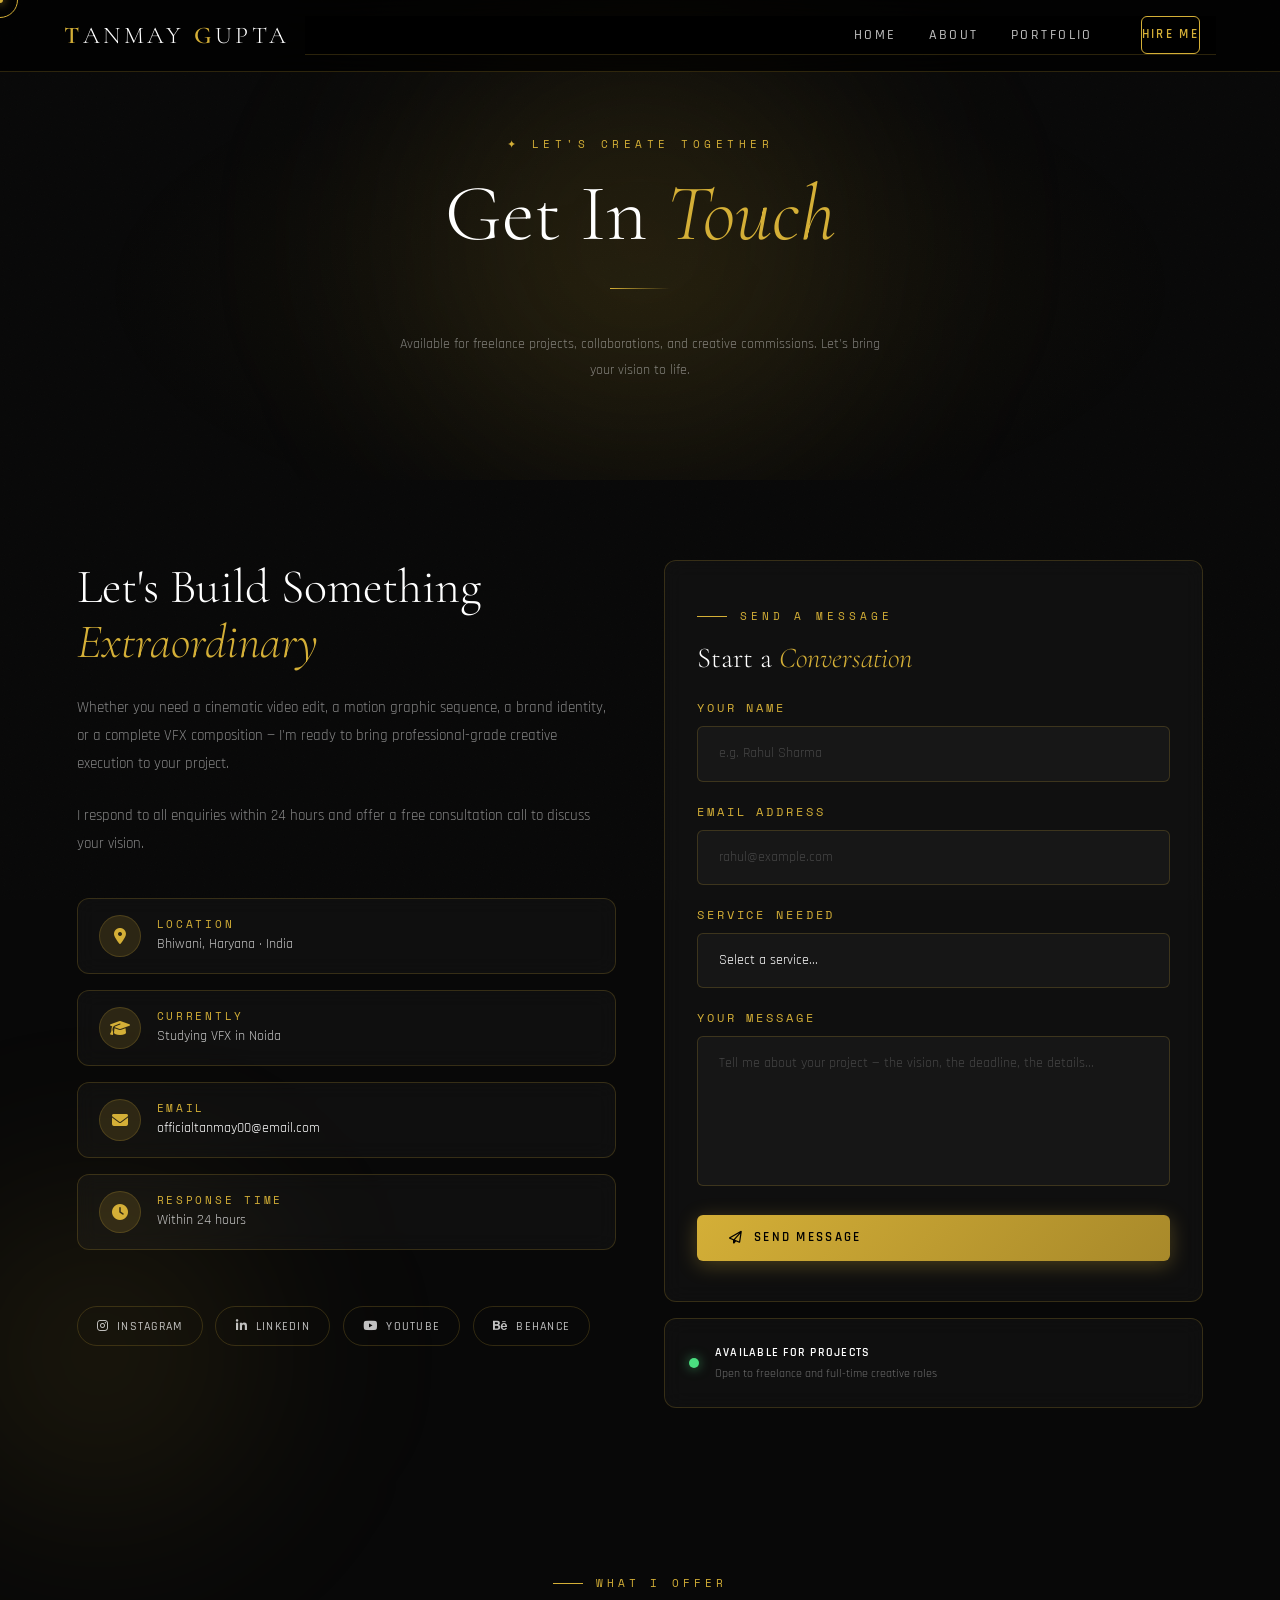
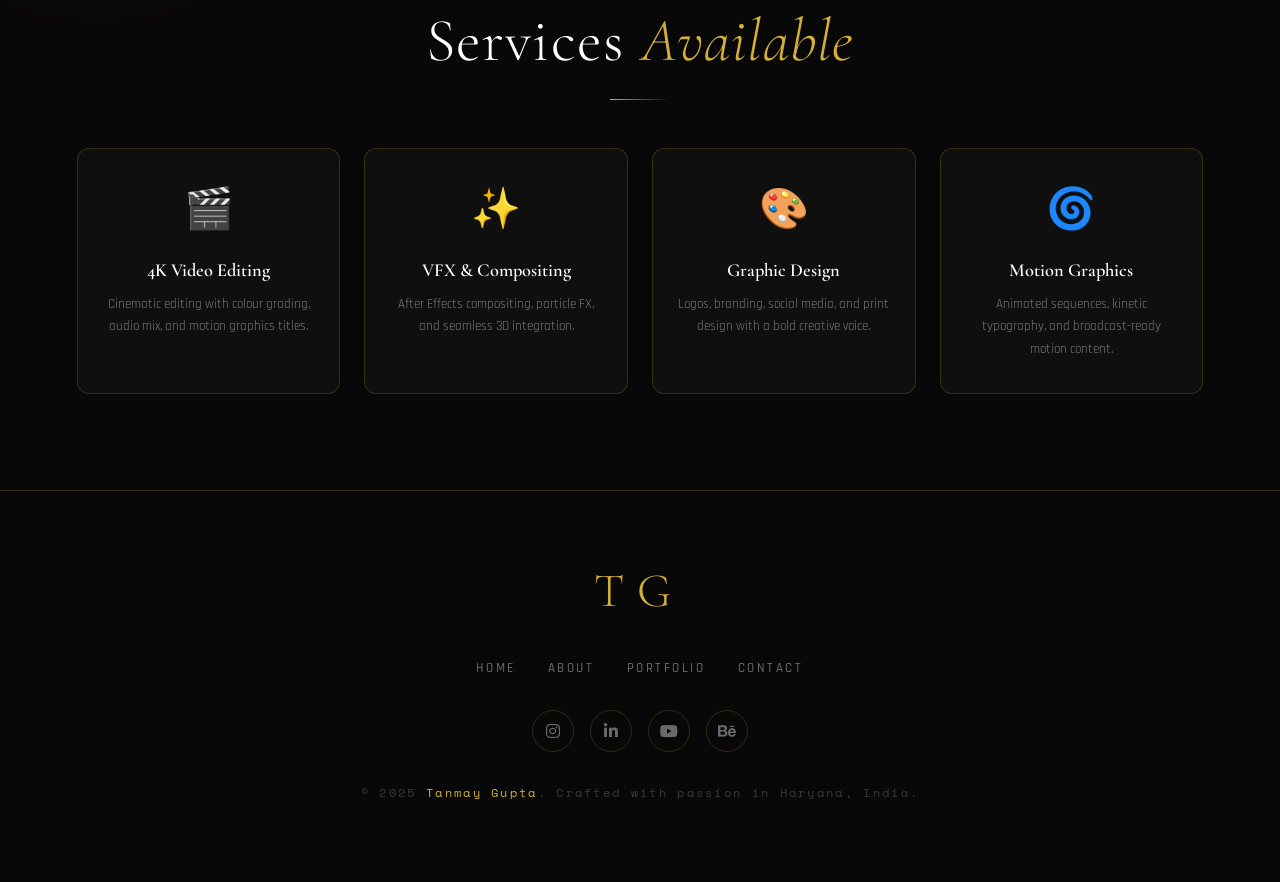
<file: contact.html>
<!DOCTYPE html>
<html lang="en">
<head>
  <meta charset="UTF-8" />
  <meta name="viewport" content="width=device-width, initial-scale=1.0" />
  <title>Contact — Tanmay Gupta</title>
  <meta name="description" content="Hire Tanmay Gupta — VFX student, video editor, and graphic designer. Available for freelance projects." />
  <!-- Bootstrap 5 CSS -->
  <link rel="stylesheet" href="https://cdnjs.cloudflare.com/ajax/libs/bootstrap/5.3.3/css/bootstrap.min.css" />
  <!-- Font Awesome -->
  <link rel="stylesheet" href="https://cdnjs.cloudflare.com/ajax/libs/font-awesome/6.5.0/css/all.min.css" />
  <!-- Custom Styles -->
  <link rel="stylesheet" href="style.css" />
</head>
<body>

<div id="cursor-dot"></div>
<div id="cursor-ring"></div>

<div id="loader">
  <div class="loader-logo">TG</div>
  <div class="loader-line"></div>
  <div class="loader-pct" id="loader-pct">0%</div>
</div>

<!-- ══════════ NAVBAR ══════════ -->
<nav class="navbar navbar-expand-lg fixed-top" id="navbar">
  <div class="container-fluid px-0">
    <a href="index.html" class="nav-logo navbar-brand">T<span>anmay</span> G<span>upta</span></a>
    <button class="navbar-toggler border-0" type="button" data-bs-toggle="collapse" data-bs-target="#navMenu" aria-controls="navMenu" aria-expanded="false" aria-label="Toggle navigation">
      <span class="navbar-toggler-icon"></span>
    </button>
    <div class="collapse navbar-collapse" id="navMenu">
      <ul class="navbar-nav ms-auto align-items-lg-center">
        <li class="nav-item"><a href="index.html" class="nav-link">Home</a></li>
        <li class="nav-item"><a href="about.html" class="nav-link">About</a></li>
        <li class="nav-item"><a href="portfolio.html" class="nav-link">Portfolio</a></li>
        <li class="nav-item ms-lg-3"><a href="contact.html" class="nav-link nav-cta active">Hire Me</a></li>
      </ul>
    </div>
  </div>
</nav>

<!-- ══════════ PAGE HERO ══════════ -->
<section class="page-hero reveal">
  <div class="page-hero-bg"></div>
  <div class="orb orb-gold" style="width:700px;height:700px;left:50%;top:50%;transform:translate(-50%,-50%);"></div>
  <div class="page-hero-label">✦ Let's Create Together</div>
  <h1 class="page-hero-title">Get In <em>Touch</em></h1>
  <div class="gold-divider center" style="margin-top:1.5rem;"></div>
  <p style="color:rgba(255,255,255,0.45);margin-top:1.2rem;font-size:0.9rem;max-width:480px;margin-left:auto;margin-right:auto;line-height:1.8;position:relative;z-index:2;">
    Available for freelance projects, collaborations, and creative commissions. Let's bring your vision to life.
  </p>
</section>

<!-- ══════════ CONTACT SECTION ══════════ -->
<section class="contact-section">
  <div class="orb orb-gold" style="width:500px;height:500px;left:-150px;bottom:-100px;"></div>

  <!-- Bootstrap row for two-column layout -->
  <div class="row g-5">

    <!-- LEFT: Info -->
    <div class="col-lg-6 reveal reveal-left">
      <h2 class="contact-info-title">
        Let's Build Something <em>Extraordinary</em>
      </h2>
      <p class="contact-info-desc">
        Whether you need a cinematic video edit, a motion graphic sequence, a brand identity, or a complete VFX composition — I'm ready to bring professional-grade creative execution to your project.
      </p>
      <p class="contact-info-desc" style="margin-top:-1rem;">
        I respond to all enquiries within 24 hours and offer a free consultation call to discuss your vision.
      </p>

      <div class="d-flex flex-column gap-0">
        <div class="glass-card contact-detail-item">
          <div class="contact-detail-icon">
            <i class="fa-solid fa-location-dot" style="color:var(--gold);"></i>
          </div>
          <div>
            <span class="contact-detail-label">Location</span>
            <span class="contact-detail-value">Bhiwani, Haryana · India</span>
          </div>
        </div>
        <div class="glass-card contact-detail-item">
          <div class="contact-detail-icon">
            <i class="fa-solid fa-graduation-cap" style="color:var(--gold);"></i>
          </div>
          <div>
            <span class="contact-detail-label">Currently</span>
            <span class="contact-detail-value">Studying VFX in Noida</span>
          </div>
        </div>
        <div class="glass-card contact-detail-item">
          <div class="contact-detail-icon">
            <i class="fa-solid fa-envelope" style="color:var(--gold);"></i>
          </div>
          <div>
            <span class="contact-detail-label">Email</span>
            <!-- LINK PLACEHOLDER: Replace with actual email address -->
            <a href="mailto:tanmaygupta@email.com" class="contact-detail-value" style="color:inherit;">officialtanmay00@email.com</a>
          </div>
        </div>
        <div class="glass-card contact-detail-item">
          <div class="contact-detail-icon">
            <i class="fa-solid fa-clock" style="color:var(--gold);"></i>
          </div>
          <div>
            <span class="contact-detail-label">Response Time</span>
            <span class="contact-detail-value">Within 24 hours</span>
          </div>
        </div>
      </div>

      <div class="contact-social">
        <!-- LINK PLACEHOLDER: Replace # with your actual social profile URLs -->
        <a href="https://www.instagram.com/aesthetic_blue_edits?igsh=N2RoM2JwM2F6Ng=="><i class="fa-brands fa-instagram"></i> Instagram</a>
        <a href="https://www.linkedin.com/in/tanmay-gupta-856910362?utm_source=share_via&utm_content=profile&utm_medium=member_android"><i class="fa-brands fa-linkedin-in"></i> LinkedIn</a>
        <a href="https://youtube.com/@tanmay_gupta_00?si=BNs3fFdorvK_htKp"><i class="fa-brands fa-youtube"></i> YouTube</a>
        <a href="https://www.behance.net/officiagupta2"><i class="fa-brands fa-behance"></i> Behance</a>
      </div>
    </div>

    <!-- RIGHT: Form -->
    <div class="col-lg-6 reveal reveal-right">
      <div class="glass-card" style="padding:2.5rem 2rem;">
        <div class="mb-4">
          <div class="section-label">Send a Message</div>
          <h3 style="font-family:var(--font-display);font-size:1.8rem;font-weight:300;">
            Start a <em style="color:var(--gold);font-style:italic;">Conversation</em>
          </h3>
        </div>

        <div id="contactForm">
          <div class="form-group">
            <label class="form-label" for="fname">Your Name</label>
            <input class="form-input" type="text" id="fname" placeholder="e.g. Rahul Sharma" autocomplete="off" />
          </div>
          <div class="form-group">
            <label class="form-label" for="femail">Email Address</label>
            <input class="form-input" type="email" id="femail" placeholder="rahul@example.com" autocomplete="off" />
          </div>
          <div class="form-group">
            <label class="form-label" for="fservice">Service Needed</label>
            <select class="form-input form-select" id="fservice">
              <option value="" disabled selected>Select a service...</option>
              <option>4K Video Editing</option>
              <option>VFX &amp; Compositing</option>
              <option>Graphic Design</option>
              <option>Motion Graphics</option>
              <option>UI/UX Design</option>
              <option>Color Grading</option>
              <option>Other / Let's Discuss</option>
            </select>
          </div>
          <div class="form-group">
            <label class="form-label" for="fmsg">Your Message</label>
            <textarea class="form-input form-textarea" id="fmsg" placeholder="Tell me about your project — the vision, the deadline, the details..."></textarea>
          </div>
          <button class="btn btn-gold form-submit" id="submitBtn" onclick="handleSubmit(event)">
            <div class="form-submit-inner">
              <i class="fa-regular fa-paper-plane"></i>
              Send Message
            </div>
          </button>
        </div>

        <div class="form-success" id="formSuccess">
          <div style="font-size:3rem;margin-bottom:1rem;">✦</div>
          <div>Message Received!</div>
          <p style="font-size:0.9rem;color:rgba(255,255,255,0.5);font-family:var(--font-ui);margin-top:0.8rem;">
            I'll be in touch within 24 hours.
          </p>
        </div>
      </div>

      <!-- Availability badge -->
      <div class="glass-card d-flex align-items-center gap-3 mt-3" style="padding:1.5rem;">
        <div class="avail-dot"></div>
        <div>
          <div style="font-size:0.78rem;font-weight:600;letter-spacing:0.1em;text-transform:uppercase;color:var(--white);">Available for Projects</div>
          <div style="font-size:0.75rem;color:rgba(255,255,255,0.4);margin-top:0.2rem;">Open to freelance and full-time creative roles</div>
        </div>
      </div>
    </div>

  </div><!-- /row -->
</section>

<!-- ══════════ SERVICES CARDS ══════════ -->
<section style="padding:4rem clamp(1.5rem,6vw,6rem) 6rem;position:relative;z-index:2;">
  <div class="reveal text-center mx-auto mb-5" style="max-width:600px;">
    <div class="section-label">What I Offer</div>
    <h2 class="section-title">Services <em>Available</em></h2>
    <div class="gold-divider center"></div>
  </div>

  <div class="ach-grid">
    <div class="glass-card ach-card reveal">
      <span class="ach-icon">🎬</span>
      <div class="ach-title">4K Video Editing</div>
      <div class="ach-desc">Cinematic editing with colour grading, audio mix, and motion graphics titles.</div>
    </div>
    <div class="glass-card ach-card reveal">
      <span class="ach-icon">✨</span>
      <div class="ach-title">VFX &amp; Compositing</div>
      <div class="ach-desc">After Effects compositing, particle FX, and seamless 3D integration.</div>
    </div>
    <div class="glass-card ach-card reveal">
      <span class="ach-icon">🎨</span>
      <div class="ach-title">Graphic Design</div>
      <div class="ach-desc">Logos, branding, social media, and print design with a bold creative voice.</div>
    </div>
    <div class="glass-card ach-card reveal">
      <span class="ach-icon">🌀</span>
      <div class="ach-title">Motion Graphics</div>
      <div class="ach-desc">Animated sequences, kinetic typography, and broadcast-ready motion content.</div>
    </div>
  </div>
</section>

<!-- ══════════ FOOTER ══════════ -->
<footer>
  <div class="footer-logo">TG</div>
  <nav class="footer-links">
    <a href="index.html">Home</a>
    <a href="about.html">About</a>
    <a href="portfolio.html">Portfolio</a>
    <a href="contact.html">Contact</a>
  </nav>
  <div class="footer-social">
    <!-- LINK PLACEHOLDER: Replace # with your actual social profile URLs -->
    <a href="https://www.instagram.com/aesthetic_blue_edits?igsh=N2RoM2JwM2F6Ng==" aria-label="Instagram"><i class="fa-brands fa-instagram"></i></a>
    <a href="https://www.linkedin.com/in/tanmay-gupta-856910362?utm_source=share_via&utm_content=profile&utm_medium=member_android" aria-label="LinkedIn"><i class="fa-brands fa-linkedin-in"></i></a>
    <a href="https://youtube.com/@tanmay_gupta_00?si=BNs3fFdorvK_htKp" aria-label="YouTube"><i class="fa-brands fa-youtube"></i></a>
    <a href="https://www.behance.net/officiagupta2" aria-label="Behance"><i class="fa-brands fa-behance"></i></a>
  </div>
  <p class="footer-copy">© 2025 <span>Tanmay Gupta</span>. Crafted with passion in Haryana, India.</p>
</footer>

<!-- Bootstrap 5 JS -->
<script src="https://cdnjs.cloudflare.com/ajax/libs/bootstrap/5.3.3/js/bootstrap.bundle.min.js"></script>

<script>
/* ── LOADER ─────────────────────────────────────────────── */
(function initLoader() {
  const loader = document.getElementById('loader');
  const pctEl  = document.getElementById('loader-pct');
  if (!loader) return;
  let pct = 0;
  const interval = setInterval(() => {
    pct += Math.floor(Math.random() * 18) + 5;
    if (pct >= 100) { pct = 100; clearInterval(interval); }
    if (pctEl) pctEl.textContent = pct + '%';
    if (pct === 100) setTimeout(() => { loader.classList.add('hidden'); document.body.style.overflow = ''; }, 400);
  }, 120);
  document.body.style.overflow = 'hidden';
})();

/* ── CUSTOM CURSOR ───────────────────────────────────────── */
(function initCursor() {
  const dot  = document.getElementById('cursor-dot');
  const ring = document.getElementById('cursor-ring');
  if (!dot || !ring) return;
  let mx = 0, my = 0, rx = 0, ry = 0;
  document.addEventListener('mousemove', e => { mx = e.clientX; my = e.clientY; });
  (function loop() {
    rx += (mx - rx) * 0.12; ry += (my - ry) * 0.12;
    dot.style.left  = mx + 'px'; dot.style.top   = my + 'px';
    ring.style.left = rx + 'px'; ring.style.top  = ry + 'px';
    requestAnimationFrame(loop);
  })();
  document.querySelectorAll('a, button, .glass-card').forEach(el => {
    el.addEventListener('mouseenter', () => document.body.classList.add('cursor-hover'));
    el.addEventListener('mouseleave', () => document.body.classList.remove('cursor-hover'));
  });
  document.addEventListener('mouseleave', () => { dot.style.opacity = '0'; ring.style.opacity = '0'; });
  document.addEventListener('mouseenter', () => { dot.style.opacity = '1'; ring.style.opacity = '1'; });
})();

/* ── NAVBAR SCROLL ───────────────────────────────────────── */
window.addEventListener('scroll', () => {
  document.getElementById('navbar')?.classList.toggle('scrolled', window.scrollY > 40);
});

/* ── SCROLL REVEAL ───────────────────────────────────────── */
(function initReveal() {
  const els = document.querySelectorAll('.reveal');
  if (!els.length) return;
  const obs = new IntersectionObserver(entries => {
    entries.forEach(entry => {
      if (entry.isIntersecting) { entry.target.classList.add('visible'); obs.unobserve(entry.target); }
    });
  }, { threshold: 0.12, rootMargin: '0px 0px -60px 0px' });
  els.forEach(el => obs.observe(el));
})();

/* ── CARD GLOW ───────────────────────────────────────────── */
document.querySelectorAll('.glass-card').forEach(card => {
  card.addEventListener('mousemove', e => {
    const rect = card.getBoundingClientRect();
    const x = ((e.clientX - rect.left) / rect.width  - 0.5) * 12;
    const y = ((e.clientY - rect.top)  / rect.height - 0.5) * 12;
    card.style.transform = `perspective(600px) rotateX(${-y}deg) rotateY(${x}deg) translateY(-6px)`;
  });
  card.addEventListener('mouseleave', () => { card.style.transform = ''; });
});

/* ── ORB PARALLAX ────────────────────────────────────────── */
window.addEventListener('mousemove', e => {
  const cx = e.clientX / window.innerWidth - 0.5;
  const cy = e.clientY / window.innerHeight - 0.5;
  document.querySelectorAll('.orb').forEach((orb, i) => {
    orb.style.transform = `translate(${cx * (i % 2 === 0 ? 20 : 30)}px, ${cy * (i % 2 === 0 ? 20 : 30)}px)`;
  });
});

/* ── CONTACT FORM ────────────────────────────────────────── */
function handleSubmit(e) {
  const btn  = document.getElementById('submitBtn');
  const name = document.getElementById('fname').value.trim();
  const mail = document.getElementById('femail').value.trim();
  const msg  = document.getElementById('fmsg').value.trim();

  if (!name || !mail || !msg) {
    btn.style.animation = 'shake 0.4s ease';
    setTimeout(() => btn.style.animation = '', 400);
    return;
  }

  // Ripple effect
  const rect   = btn.getBoundingClientRect();
  const ripple = document.createElement('span');
  ripple.className = 'submit-ripple';
  ripple.style.cssText = `width:${rect.width}px;height:${rect.width}px;left:0;top:${(rect.height - rect.width) / 2}px`;
  btn.appendChild(ripple);
  setTimeout(() => ripple.remove(), 700);

  btn.disabled = true;
  btn.innerHTML = '<div class="form-submit-inner"><i class="fa-solid fa-spinner fa-spin"></i> Sending…</div>';

  setTimeout(() => {
    document.getElementById('contactForm').style.display = 'none';
    document.getElementById('formSuccess').style.display = 'block';
  }, 1500);
}

/* Shake animation */
const shakeStyle = document.createElement('style');
shakeStyle.textContent = `@keyframes shake { 0%,100%{transform:translateX(0)} 25%{transform:translateX(-6px)} 75%{transform:translateX(6px)} }`;
document.head.appendChild(shakeStyle);
</script>
</body>
</html>
</file>
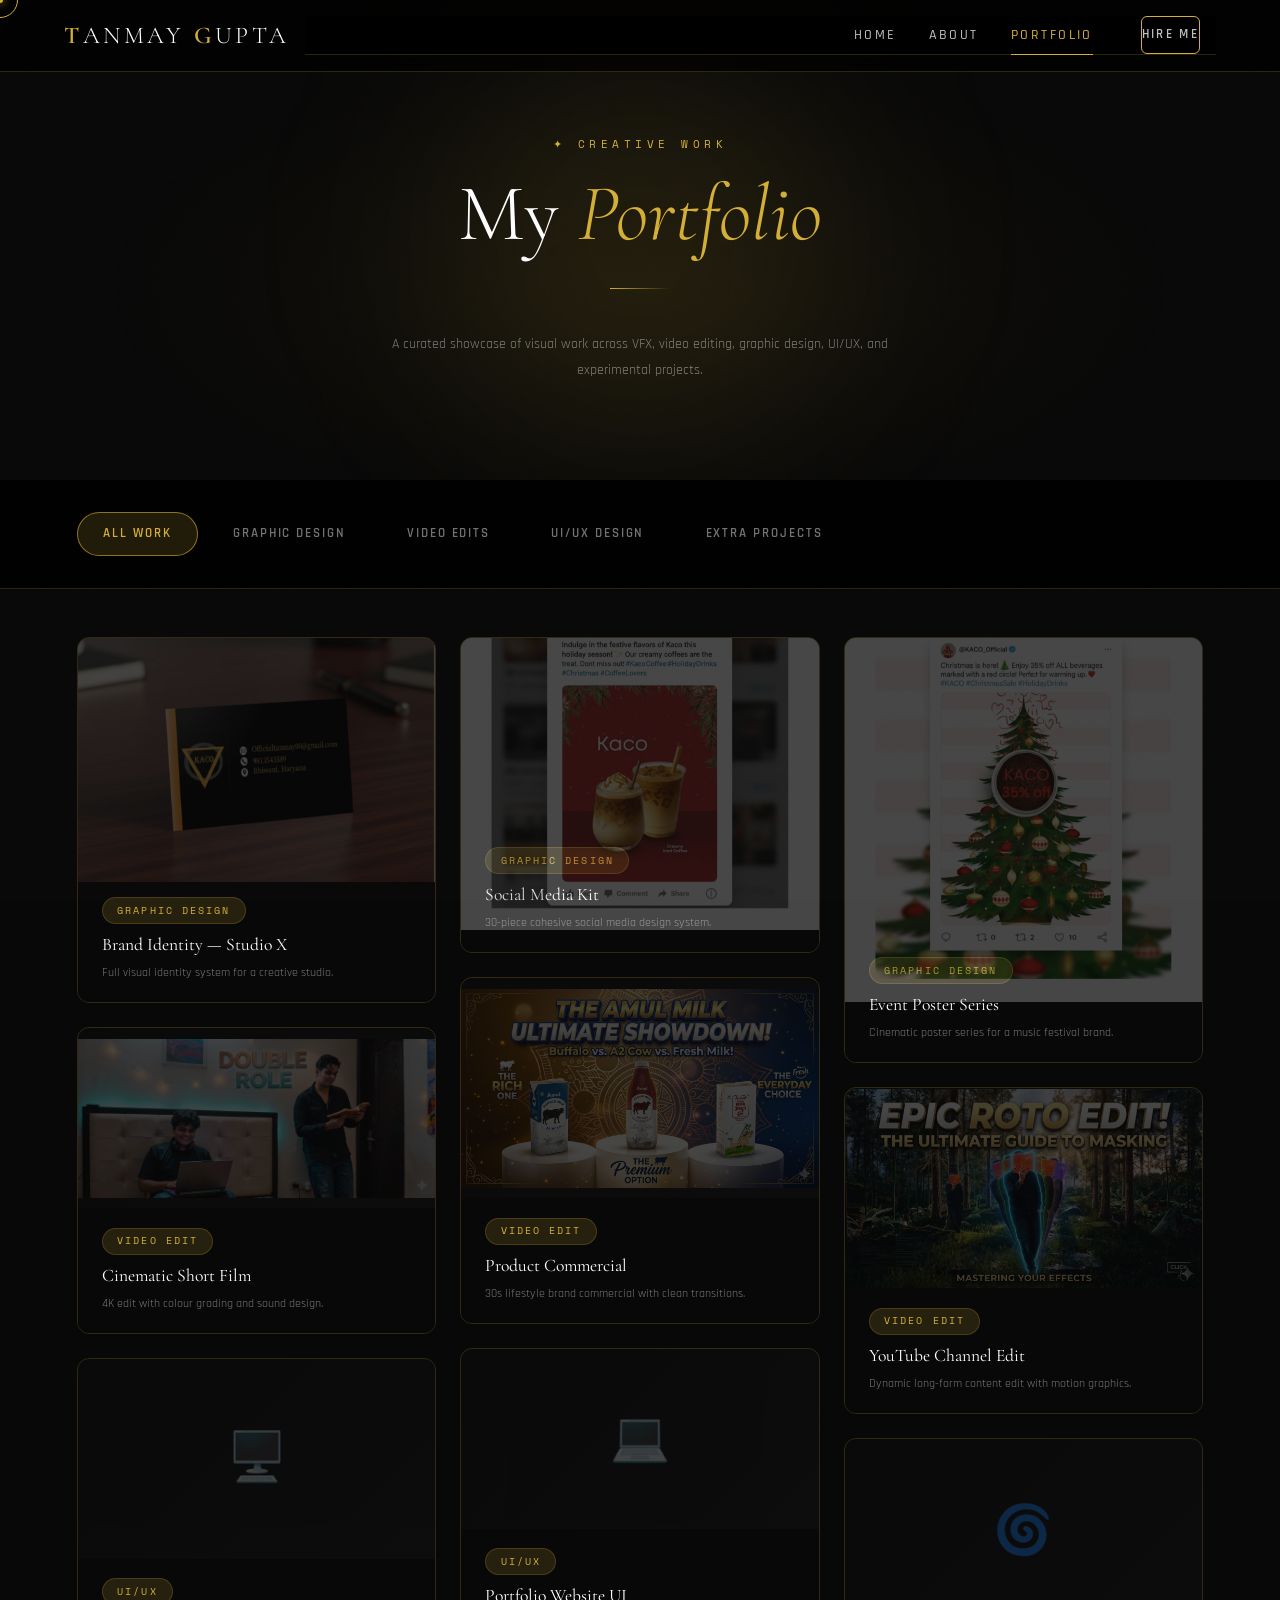
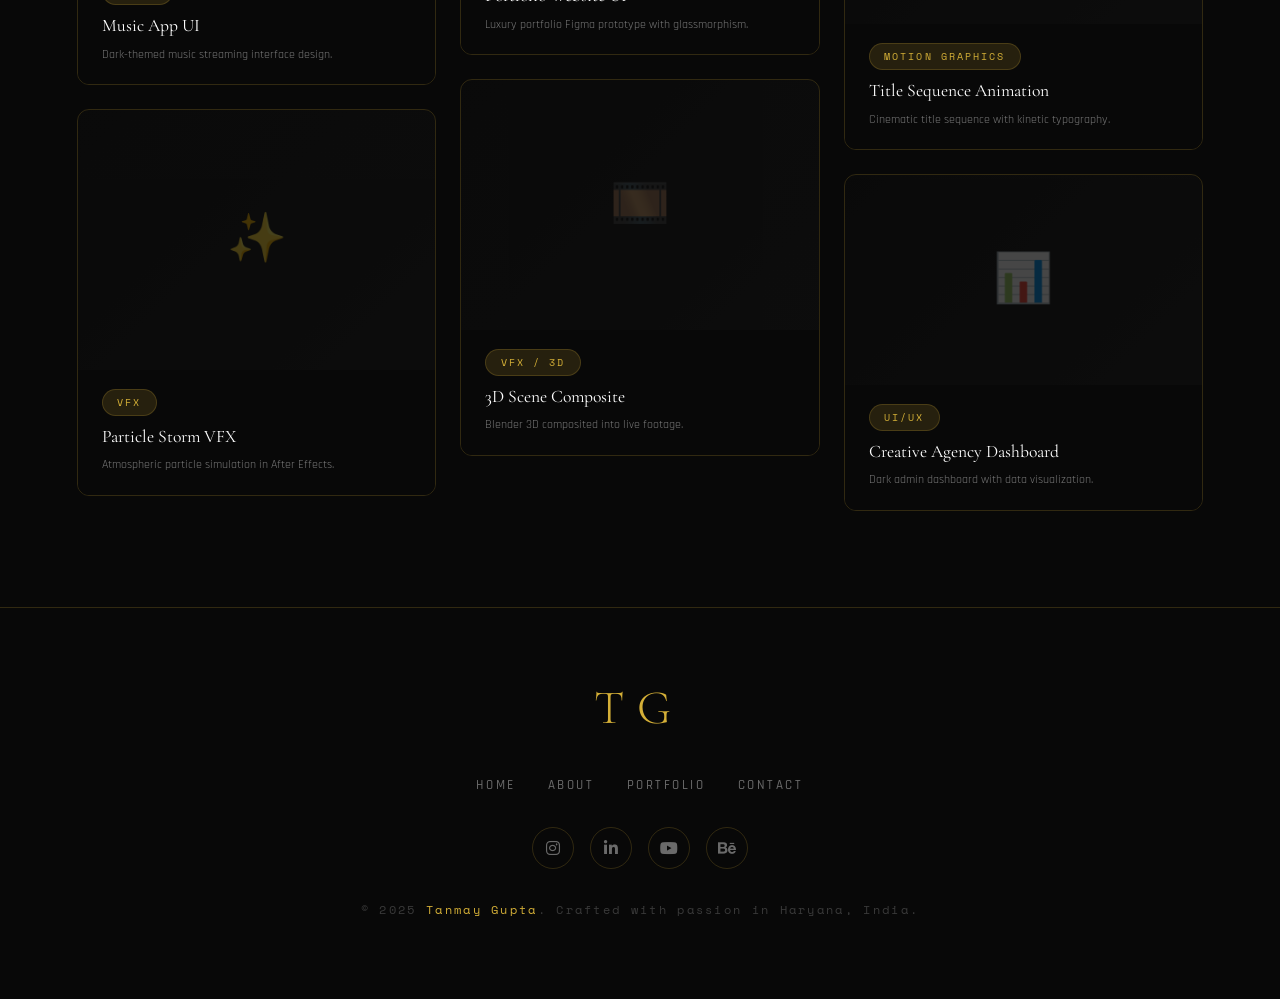
<file: portfolio.html>
<!DOCTYPE html>
<html lang="en">
<head>
  <meta charset="UTF-8" />
  <meta name="viewport" content="width=device-width, initial-scale=1.0" />
  <title>Portfolio — Tanmay Gupta</title>
  <meta name="description" content="Portfolio of Tanmay Gupta — VFX, Video Editing, Graphic Design, UI/UX, and more." />
  <!-- Bootstrap 5 CSS -->
  <link rel="stylesheet" href="https://cdnjs.cloudflare.com/ajax/libs/bootstrap/5.3.3/css/bootstrap.min.css" />
  <!-- Font Awesome -->
  <link rel="stylesheet" href="https://cdnjs.cloudflare.com/ajax/libs/font-awesome/6.5.0/css/all.min.css" />
  <!-- Custom Styles -->
  <link rel="stylesheet" href="style.css" />
</head>
<body>

<div id="cursor-dot"></div>
<div id="cursor-ring"></div>

<div id="loader">
  <div class="loader-logo">TG</div>
  <div class="loader-line"></div>
  <div class="loader-pct" id="loader-pct">0%</div>
</div>

<!-- ══════════ NAVBAR ══════════ -->
<nav class="navbar navbar-expand-lg fixed-top" id="navbar">
  <div class="container-fluid px-0">
    <a href="index.html" class="nav-logo navbar-brand">T<span>anmay</span> G<span>upta</span></a>
    <button class="navbar-toggler border-0" type="button" data-bs-toggle="collapse" data-bs-target="#navMenu" aria-controls="navMenu" aria-expanded="false" aria-label="Toggle navigation">
      <span class="navbar-toggler-icon"></span>
    </button>
    <div class="collapse navbar-collapse" id="navMenu">
      <ul class="navbar-nav ms-auto align-items-lg-center">
        <li class="nav-item"><a href="index.html" class="nav-link">Home</a></li>
        <li class="nav-item"><a href="about.html" class="nav-link">About</a></li>
        <li class="nav-item"><a href="portfolio.html" class="nav-link active">Portfolio</a></li>
        <li class="nav-item ms-lg-3"><a href="contact.html" class="nav-link nav-cta">Hire Me</a></li>
      </ul>
    </div>
  </div>
</nav>

<!-- ══════════ PAGE HERO ══════════ -->
<section class="page-hero reveal">
  <div class="page-hero-bg"></div>
  <div class="orb orb-gold" style="width:600px;height:600px;left:50%;top:50%;transform:translate(-50%,-50%);"></div>
  <div class="page-hero-label">✦ Creative Work</div>
  <h1 class="page-hero-title">My <em>Portfolio</em></h1>
  <div class="gold-divider center" style="margin-top:1.5rem;"></div>
  <p style="color:rgba(255,255,255,0.45);margin-top:1.2rem;font-size:0.9rem;max-width:500px;margin-left:auto;margin-right:auto;line-height:1.8;position:relative;z-index:2;">
    A curated showcase of visual work across VFX, video editing, graphic design, UI/UX, and experimental projects.
  </p>
</section>

<!-- ══════════ FILTER TABS ══════════ -->
<div class="portfolio-tabs" id="portTabs">
  <button class="port-tab active" data-cat="all">All Work</button>
  <button class="port-tab" data-cat="graphic">Graphic Design</button>
  <button class="port-tab" data-cat="video">Video Edits</button>
  <button class="port-tab" data-cat="uiux">UI/UX Design</button>
  <button class="port-tab" data-cat="extra">Extra Projects</button>
</div>

<!-- ══════════ PORTFOLIO GRID ══════════ -->
<div class="portfolio-grid-wrap">
  <div class="portfolio-grid" id="portGrid">

    <!-- Each port-item: replace the emoji div with an actual <img> tag -->

    <div class="port-item" data-cat="graphic"
         data-title="Brand Identity — Studio X"
         data-desc="Complete brand identity including logo, colour palette, typography system, and stationery mockups for a creative studio."
         data-emoji="🎨">
      <div class="port-item-img" style="height:240px;">
        <!-- IMAGE PLACEHOLDER: <img src="portfolio/brand-identity.jpg" alt="Brand Identity Studio X" style="height:240px;"> -->
       <img src="New folder/2.jpeg" alt=""/></div>
      <div class="port-item-body">
        <span class="tag d-inline-block mb-2">Graphic Design</span>
        <div class="port-item-title">Brand Identity — Studio X</div>
        <div class="port-item-desc">Full visual identity system for a creative studio.</div>
      </div>
    </div>

    <div class="port-item" data-cat="video"
         data-title="Cinematic Short Film"
         data-desc="4K cinematic short film edit featuring dynamic cuts, LUT colour grading, cinematic sound design, and motion graphic titles."
         data-emoji="🎥">
      <div class="port-item-img" style="height:180px;">
        <!-- IMAGE PLACEHOLDER: <img src="portfolio/cinematic-film.jpg" alt="Cinematic Short Film" style="height:180px;"> -->
      <img src="New folder/6.png"  alt=""/> </div>
      <div class="port-item-body">
        <span class="tag d-inline-block mb-2">Video Edit</span>
        <div class="port-item-title">Cinematic Short Film</div>
        <div class="port-item-desc">4K edit with colour grading and sound design.</div>
      </div>
    </div>

    <div class="port-item" data-cat="uiux"
         data-title="Music App UI"
         data-desc="Dark-themed music streaming application UI with smooth micro-interactions, visualizer animations, and a modular component library."
         data-emoji="🖥️">
      <div class="port-item-img" style="height:200px;">
        <!-- IMAGE PLACEHOLDER: <img src="portfolio/music-app.jpg" alt="Music App UI" style="height:200px;"> -->
        🖥️
      </div>
      <div class="port-item-body">
        <span class="tag d-inline-block mb-2">UI/UX</span>
        <div class="port-item-title">Music App UI</div>
        <div class="port-item-desc">Dark-themed music streaming interface design.</div>
      </div>
    </div>

    <div class="port-item" data-cat="extra"
         data-title="Particle Storm VFX"
         data-desc="After Effects particle simulation using Trapcode Particular — creating an atmospheric storm effect layered with 3D camera movement and depth of field."
         data-emoji="✨">
      <div class="port-item-img" style="height:260px;">
        <!-- IMAGE PLACEHOLDER or VIDEO PLACEHOLDER: 
             <video src="portfolio/particle-storm.mp4" muted loop playsinline style="height:260px;width:100%;object-fit:cover;"></video> -->
        ✨
      </div>
      <div class="port-item-body">
        <span class="tag d-inline-block mb-2">VFX</span>
        <div class="port-item-title">Particle Storm VFX</div>
        <div class="port-item-desc">Atmospheric particle simulation in After Effects.</div>
      </div>
    </div>

    <div class="port-item" data-cat="graphic"
         data-title="Social Media Kit"
         data-desc="Comprehensive 30-piece social media design kit including stories, reels covers, highlights, and feed posts — all in a cohesive luxury style."
         data-emoji="📱">
      <div class="port-item-img" style="height:190px;">
        <!-- IMAGE PLACEHOLDER: <img src="portfolio/social-kit.jpg" alt="Social Media Kit" style="height:190px;"> -->
       <img src="New folder/1.jpeg"  alt=""/></div>
      <div class="port-item-body">
        <span class="tag d-inline-block mb-2">Graphic Design</span>
        <div class="port-item-title">Social Media Kit</div>
        <div class="port-item-desc">30-piece cohesive social media design system.</div>
      </div>
    </div>

    <div class="port-item" data-cat="video"
         data-title="Product Commercial"
         data-desc="30-second product commercial edit for a lifestyle brand — featuring table-top shots, clean transitions, text animations, and professional colour work."
         data-emoji="📺">
      <div class="port-item-img" style="height:220px;">
        <!-- IMAGE PLACEHOLDER or VIDEO PLACEHOLDER:
             <video src="portfolio/product-commercial.mp4" muted loop playsinline style="height:220px;width:100%;object-fit:cover;"></video> -->
      <img src="New folder/5.png"  alt=""/> </div>
      <div class="port-item-body">
        <span class="tag d-inline-block mb-2">Video Edit</span>
        <div class="port-item-title">Product Commercial</div>
        <div class="port-item-desc">30s lifestyle brand commercial with clean transitions.</div>
      </div>
    </div>

    <div class="port-item" data-cat="uiux"
         data-title="Portfolio Website UI"
         data-desc="Figma prototype for a luxury portfolio website — featuring scroll animations, glassmorphism components, dark luxury theme, and full responsive design."
         data-emoji="💻">
      <div class="port-item-img" style="height:170px;">
        <!-- IMAGE PLACEHOLDER: <img src="portfolio/portfolio-ui.jpg" alt="Portfolio Website UI" style="height:170px;"> -->
        💻
      </div>
      <div class="port-item-body">
        <span class="tag d-inline-block mb-2">UI/UX</span>
        <div class="port-item-title">Portfolio Website UI</div>
        <div class="port-item-desc">Luxury portfolio Figma prototype with glassmorphism.</div>
      </div>
    </div>

    <div class="port-item" data-cat="extra"
         data-title="3D Scene Composite"
         data-desc="Blender 3D scene composited into real-world footage using camera tracking, HDRI lighting matching, and multi-layer compositing in After Effects."
         data-emoji="🎞️">
      <div class="port-item-img" style="height:250px;">
        <!-- IMAGE PLACEHOLDER or VIDEO PLACEHOLDER:
             <video src="portfolio/3d-composite.mp4" muted loop playsinline style="height:250px;width:100%;object-fit:cover;"></video> -->
        🎞️
      </div>
      <div class="port-item-body">
        <span class="tag d-inline-block mb-2">VFX / 3D</span>
        <div class="port-item-title">3D Scene Composite</div>
        <div class="port-item-desc">Blender 3D composited into live footage.</div>
      </div>
    </div>

    <div class="port-item" data-cat="graphic"
         data-title="Event Poster Series"
         data-desc="Series of five cinematic event posters combining photography, typography, and digital illustration for a music festival brand."
         data-emoji="🖼️">
      <div class="port-item-img" style="height:300px;">
        <!-- IMAGE PLACEHOLDER: <img src="portfolio/event-posters.jpg" alt="Event Poster Series" style="height:300px;"> -->
      <img src="New folder/3.jpeg"  alt=""/> </div>
      <div class="port-item-body">
        <span class="tag d-inline-block mb-2">Graphic Design</span>
        <div class="port-item-title">Event Poster Series</div>
        <div class="port-item-desc">Cinematic poster series for a music festival brand.</div>
      </div>
    </div>

    <div class="port-item" data-cat="video"
         data-title="YouTube Channel Edit"
         data-desc="Long-form YouTube video edit with dynamic b-roll sequencing, lower thirds, animated transitions, and professional audio mixing for a lifestyle content creator."
         data-emoji="▶️">
      <div class="port-item-img" style="height:200px;">
        <!-- IMAGE PLACEHOLDER: <img src="portfolio/youtube-edit.jpg" alt="YouTube Channel Edit" style="height:200px;"> -->
      <img src="New folder/4.png"  alt=""/> </div>
      <div class="port-item-body">
        <span class="tag d-inline-block mb-2">Video Edit</span>
        <div class="port-item-title">YouTube Channel Edit</div>
        <div class="port-item-desc">Dynamic long-form content edit with motion graphics.</div>
      </div>
    </div>

    <div class="port-item" data-cat="extra"
         data-title="Title Sequence Animation"
         data-desc="Cinematic title sequence created in After Effects — featuring kinetic typography, film grain overlay, and orchestral audio sync for a short film project."
         data-emoji="🌀">
      <div class="port-item-img" style="height:185px;">
        <!-- IMAGE PLACEHOLDER or VIDEO PLACEHOLDER:
             <video src="portfolio/title-sequence.mp4" muted loop playsinline style="height:185px;width:100%;object-fit:cover;"></video> -->
        🌀
      </div>
      <div class="port-item-body">
        <span class="tag d-inline-block mb-2">Motion Graphics</span>
        <div class="port-item-title">Title Sequence Animation</div>
        <div class="port-item-desc">Cinematic title sequence with kinetic typography.</div>
      </div>
    </div>

    <div class="port-item" data-cat="uiux"
         data-title="Creative Agency Dashboard"
         data-desc="Admin dashboard for a creative agency — dark UI with data visualization charts, project cards, team management, and a modern sidebar navigation."
         data-emoji="📊">
      <div class="port-item-img" style="height:210px;">
        <!-- IMAGE PLACEHOLDER: <img src="portfolio/agency-dashboard.jpg" alt="Creative Agency Dashboard" style="height:210px;"> -->
        📊
      </div>
      <div class="port-item-body">
        <span class="tag d-inline-block mb-2">UI/UX</span>
        <div class="port-item-title">Creative Agency Dashboard</div>
        <div class="port-item-desc">Dark admin dashboard with data visualization.</div>
      </div>
    </div>

  </div><!-- /portfolio-grid -->
</div>

<!-- ══════════ LIGHTBOX ══════════ -->
<div id="lightbox">
  <button class="lightbox-close" id="lbClose">✕</button>
  <div class="lightbox-inner">
    <div class="lightbox-img-wrap" id="lbEmoji">
      <!-- LIGHTBOX IMAGE PLACEHOLDER: dynamically replaced via JS -->
      🎨
    </div>
    <div class="lightbox-body">
      <div class="lightbox-tag"><span class="tag" id="lbCat">Design</span></div>
      <div class="lightbox-title" id="lbTitle">Project Title</div>
      <div class="lightbox-desc" id="lbDesc">Project description here.</div>
      <div class="mt-4">
        <!-- LINK PLACEHOLDER: Update href to a live project URL or leave as contact -->
        <a href="contact.html" class="btn btn-gold" style="font-size:0.8rem;">
          <i class="fa-regular fa-paper-plane"></i> Commission Similar Work
        </a>
      </div>
    </div>
  </div>
</div>

<!-- ══════════ FOOTER ══════════ -->
<footer>
  <div class="footer-logo">TG</div>
  <nav class="footer-links">
    <a href="index.html">Home</a>
    <a href="about.html">About</a>
    <a href="portfolio.html">Portfolio</a>
    <a href="contact.html">Contact</a>
  </nav>
  <div class="footer-social">
    <!-- LINK PLACEHOLDER: Replace # with your actual social profile URLs -->
    <a href="#" aria-label="Instagram"><i class="fa-brands fa-instagram"></i></a>
    <a href="#" aria-label="LinkedIn"><i class="fa-brands fa-linkedin-in"></i></a>
    <a href="#" aria-label="YouTube"><i class="fa-brands fa-youtube"></i></a>
    <a href="#" aria-label="Behance"><i class="fa-brands fa-behance"></i></a>
  </div>
  <p class="footer-copy">© 2025 <span>Tanmay Gupta</span>. Crafted with passion in Haryana, India.</p>
</footer>

<!-- Bootstrap 5 JS -->
<script src="https://cdnjs.cloudflare.com/ajax/libs/bootstrap/5.3.3/js/bootstrap.bundle.min.js"></script>

<script>
/* ── LOADER ─────────────────────────────────────────────── */
(function initLoader() {
  const loader = document.getElementById('loader');
  const pctEl  = document.getElementById('loader-pct');
  if (!loader) return;
  let pct = 0;
  const interval = setInterval(() => {
    pct += Math.floor(Math.random() * 18) + 5;
    if (pct >= 100) { pct = 100; clearInterval(interval); }
    if (pctEl) pctEl.textContent = pct + '%';
    if (pct === 100) setTimeout(() => { loader.classList.add('hidden'); document.body.style.overflow = ''; }, 400);
  }, 120);
  document.body.style.overflow = 'hidden';
})();

/* ── CUSTOM CURSOR ───────────────────────────────────────── */
(function initCursor() {
  const dot  = document.getElementById('cursor-dot');
  const ring = document.getElementById('cursor-ring');
  if (!dot || !ring) return;
  let mx = 0, my = 0, rx = 0, ry = 0;
  document.addEventListener('mousemove', e => { mx = e.clientX; my = e.clientY; });
  (function loop() {
    rx += (mx - rx) * 0.12; ry += (my - ry) * 0.12;
    dot.style.left  = mx + 'px'; dot.style.top   = my + 'px';
    ring.style.left = rx + 'px'; ring.style.top  = ry + 'px';
    requestAnimationFrame(loop);
  })();
  document.querySelectorAll('a, button, .port-item, .port-tab').forEach(el => {
    el.addEventListener('mouseenter', () => document.body.classList.add('cursor-hover'));
    el.addEventListener('mouseleave', () => document.body.classList.remove('cursor-hover'));
  });
  document.addEventListener('mouseleave', () => { dot.style.opacity = '0'; ring.style.opacity = '0'; });
  document.addEventListener('mouseenter', () => { dot.style.opacity = '1'; ring.style.opacity = '1'; });
})();

/* ── NAVBAR SCROLL ───────────────────────────────────────── */
window.addEventListener('scroll', () => {
  document.getElementById('navbar')?.classList.toggle('scrolled', window.scrollY > 40);
});

/* ── SCROLL REVEAL ───────────────────────────────────────── */
(function initReveal() {
  const els = document.querySelectorAll('.reveal');
  if (!els.length) return;
  const obs = new IntersectionObserver(entries => {
    entries.forEach(entry => {
      if (entry.isIntersecting) { entry.target.classList.add('visible'); obs.unobserve(entry.target); }
    });
  }, { threshold: 0.12, rootMargin: '0px 0px -60px 0px' });
  els.forEach(el => obs.observe(el));
})();

/* ── ORB PARALLAX ────────────────────────────────────────── */
window.addEventListener('mousemove', e => {
  const cx = e.clientX / window.innerWidth - 0.5;
  const cy = e.clientY / window.innerHeight - 0.5;
  document.querySelectorAll('.orb').forEach((orb, i) => {
    orb.style.transform = `translate(${cx * (i % 2 === 0 ? 20 : 30)}px, ${cy * (i % 2 === 0 ? 20 : 30)}px)`;
  });
});

/* ── PORTFOLIO TABS ──────────────────────────────────────── */
const tabs  = document.querySelectorAll('.port-tab');
const items = document.querySelectorAll('.port-item');
const lb    = document.getElementById('lightbox');

tabs.forEach(tab => {
  tab.addEventListener('click', () => {
    tabs.forEach(t => t.classList.remove('active'));
    tab.classList.add('active');
    const cat = tab.dataset.cat;
    items.forEach(item => {
      const show = cat === 'all' || item.dataset.cat === cat;
      item.style.transition = 'opacity 0.4s, transform 0.4s';
      if (show) {
        item.style.opacity = '1';
        item.style.transform = 'scale(1)';
        item.style.display = '';
      } else {
        item.style.opacity = '0';
        item.style.transform = 'scale(0.95)';
        setTimeout(() => {
          if (tab.dataset.cat !== 'all' && item.dataset.cat !== tab.dataset.cat) item.style.display = 'none';
        }, 400);
      }
    });
  });
});

/* ── LIGHTBOX ────────────────────────────────────────────── */
items.forEach(item => {
  item.addEventListener('click', () => {
    document.getElementById('lbTitle').textContent = item.dataset.title;
    document.getElementById('lbDesc').textContent  = item.dataset.desc;
    document.getElementById('lbCat').textContent   = item.dataset.cat.toUpperCase();
    document.getElementById('lbEmoji').textContent = item.dataset.emoji;
    lb.classList.add('open');
    document.body.style.overflow = 'hidden';
  });
});
document.getElementById('lbClose').addEventListener('click', closeLB);
lb.addEventListener('click', e => { if (e.target === lb) closeLB(); });
document.addEventListener('keydown', e => { if (e.key === 'Escape') closeLB(); });
function closeLB() { lb.classList.remove('open'); document.body.style.overflow = ''; }
</script>
</body>
</html>
</file>
<file: style.css>
/* ============================================================
   TANMAY GUPTA PORTFOLIO — GLOBAL STYLES (Bootstrap Edition)
   Cinematic Luxury Theme | Gold × Black × White
   ============================================================ */

@import url('https://fonts.googleapis.com/css2?family=Cormorant+Garamond:ital,wght@0,300;0,400;0,600;0,700;1,300;1,400&family=Rajdhani:wght@300;400;500;600;700&family=Space+Mono:ital,wght@0,400;0,700;1,400&display=swap');

/* ---------- CSS VARIABLES ---------- */
:root {
  --gold:         #D4AF37;
  --gold-light:   #F0D060;
  --gold-dark:    #A8892A;
  --gold-dim:     rgba(212,175,55,0.15);
  --gold-glow:    rgba(212,175,55,0.4);
  --black:        #000000;
  --black-rich:   #080808;
  --black-soft:   #0D0D0D;
  --black-card:   #111111;
  --black-glass:  rgba(0,0,0,0.6);
  --white:        #FFFFFF;
  --white-dim:    rgba(255,255,255,0.06);
  --white-soft:   rgba(255,255,255,0.75);
  --border:       rgba(212,175,55,0.2);
  --border-hover: rgba(212,175,55,0.6);
  --font-display: 'Cormorant Garamond', Georgia, serif;
  --font-ui:      'Rajdhani', sans-serif;
  --font-mono:    'Space Mono', monospace;
  --ease-luxury:  cubic-bezier(0.25, 0.46, 0.45, 0.94);
  --ease-spring:  cubic-bezier(0.34, 1.56, 0.64, 1);
  --ease-cinema:  cubic-bezier(0.77, 0, 0.175, 1);
  --nav-h:        72px;
  --radius-sm:    6px;
  --radius-md:    12px;
  --radius-lg:    20px;
}

/* ---------- RESET & BASE ---------- */
*, *::before, *::after { box-sizing: border-box; }
html { scroll-behavior: smooth; font-size: 16px; }

body {
  background: var(--black-rich);
  color: var(--white);
  font-family: var(--font-ui);
  overflow-x: hidden;
  cursor: none;
}

img { display: block; width: 100%; object-fit: cover; }
a  { color: inherit; text-decoration: none; }
ul { list-style: none; padding-left: 0; margin-bottom: 0; }
button { cursor: none; }

/* Noise overlay */
body::before {
  content: '';
  position: fixed; inset: 0;
  background-image: url("data:image/svg+xml,%3Csvg viewBox='0 0 256 256' xmlns='http://www.w3.org/2000/svg'%3E%3Cfilter id='noise'%3E%3CfeTurbulence type='fractalNoise' baseFrequency='0.9' numOctaves='4' stitchTiles='stitch'/%3E%3C/filter%3E%3Crect width='100%25' height='100%25' filter='url(%23noise)' opacity='0.04'/%3E%3C/svg%3E");
  background-size: 200px;
  pointer-events: none;
  z-index: 1;
  opacity: 0.5;
}

/* ---------- CUSTOM CURSOR ---------- */
#cursor-dot, #cursor-ring {
  position: fixed;
  border-radius: 50%;
  pointer-events: none;
  z-index: 9999;
  transition: transform 0.15s var(--ease-luxury), opacity 0.3s;
}
#cursor-dot {
  width: 6px; height: 6px;
  background: var(--gold);
  transform: translate(-50%,-50%);
  box-shadow: 0 0 10px var(--gold);
}
#cursor-ring {
  width: 36px; height: 36px;
  border: 1.5px solid var(--gold);
  transform: translate(-50%,-50%);
  transition: width 0.3s var(--ease-luxury), height 0.3s var(--ease-luxury), border-color 0.3s, transform 0.12s var(--ease-luxury);
}
body.cursor-hover #cursor-ring {
  width: 56px; height: 56px;
  border-color: var(--gold-light);
  background: var(--gold-dim);
}

/* ---------- LOADER ---------- */
#loader {
  position: fixed; inset: 0;
  background: var(--black);
  z-index: 99999;
  display: flex;
  flex-direction: column;
  align-items: center;
  justify-content: center;
  transition: opacity 0.8s var(--ease-cinema), visibility 0.8s;
}
#loader.hidden { opacity: 0; visibility: hidden; }
.loader-logo {
  font-family: var(--font-display);
  font-size: clamp(2.5rem, 8vw, 5rem);
  font-weight: 300;
  letter-spacing: 0.3em;
  color: var(--gold);
  text-transform: uppercase;
  animation: loaderPulse 1.8s var(--ease-luxury) infinite alternate;
}
.loader-line {
  margin-top: 1.5rem;
  width: 200px; height: 1px;
  background: var(--border);
  position: relative;
  overflow: hidden;
}
.loader-line::after {
  content: '';
  position: absolute;
  left: -100%; top: 0;
  width: 100%; height: 100%;
  background: linear-gradient(90deg, transparent, var(--gold), transparent);
  animation: scanLine 1.5s var(--ease-luxury) infinite;
}
.loader-pct {
  margin-top: 1rem;
  font-family: var(--font-mono);
  font-size: 0.75rem;
  color: var(--gold);
  letter-spacing: 0.3em;
}
@keyframes loaderPulse {
  from { text-shadow: 0 0 20px var(--gold-glow); }
  to   { text-shadow: 0 0 60px var(--gold-glow), 0 0 100px rgba(212,175,55,0.2); }
}
@keyframes scanLine {
  from { left: -100%; }
  to   { left: 100%; }
}

/* ---------- NAVBAR (Bootstrap override) ---------- */
.navbar {
  height: var(--nav-h);
  background: rgba(0,0,0,0.7) !important;
  backdrop-filter: blur(20px) saturate(180%);
  -webkit-backdrop-filter: blur(20px) saturate(180%);
  border-bottom: 1px solid var(--border);
  transition: background 0.4s;
  padding: 0 clamp(1.5rem, 5vw, 4rem);
  z-index: 1000;
}
.navbar.scrolled { background: rgba(0,0,0,0.92) !important; }

.nav-logo {
  font-family: var(--font-display);
  font-size: 1.5rem;
  font-weight: 600;
  color: var(--gold) !important;
  letter-spacing: 0.15em;
  text-transform: uppercase;
}
.nav-logo span { color: var(--white); font-weight: 300; }

.navbar-nav .nav-link {
  font-family: var(--font-ui);
  font-size: 0.85rem;
  font-weight: 500;
  letter-spacing: 0.18em;
  text-transform: uppercase;
  color: var(--white-soft) !important;
  position: relative;
  padding: 0.5rem 0 !important;
  margin: 0 1rem;
  transition: color 0.3s;
}
.navbar-nav .nav-link::after {
  content: '';
  position: absolute;
  bottom: -2px; left: 0;
  width: 0; height: 1px;
  background: var(--gold);
  transition: width 0.3s var(--ease-luxury);
}
.navbar-nav .nav-link:hover,
.navbar-nav .nav-link.active { color: var(--gold) !important; }
.navbar-nav .nav-link:hover::after,
.navbar-nav .nav-link.active::after { width: 100%; }

.nav-cta {
  padding: 0.45rem 1.4rem !important;
  border: 1px solid var(--gold) !important;
  border-radius: var(--radius-sm) !important;
  font-size: 0.8rem !important;
  font-weight: 600 !important;
  letter-spacing: 0.18em !important;
  color: var(--gold) !important;
  transition: background 0.3s, color 0.3s, box-shadow 0.3s !important;
}
.nav-cta:hover {
  background: var(--gold) !important;
  color: var(--black) !important;
  box-shadow: 0 0 30px var(--gold-glow) !important;
}
.nav-cta::after { display: none !important; }

.navbar-toggler {
  border: none;
  padding: 4px;
  box-shadow: none !important;
  outline: none !important;
}
.navbar-toggler-icon {
  background-image: none;
  width: 26px; height: 2px;
  background: var(--gold);
  border-radius: 2px;
  display: block;
  position: relative;
  transition: background 0.3s;
}
.navbar-toggler-icon::before,
.navbar-toggler-icon::after {
  content: '';
  position: absolute;
  left: 0;
  width: 26px; height: 2px;
  background: var(--gold);
  border-radius: 2px;
  transition: transform 0.3s, opacity 0.3s;
}
.navbar-toggler-icon::before { top: -7px; }
.navbar-toggler-icon::after  { top: 7px; }

/* Mobile collapse override */
.navbar-collapse {
  background: rgba(0,0,0,0.97);
  backdrop-filter: blur(30px);
  border-bottom: 1px solid var(--border);
}
@media (max-width: 991.98px) {
  .navbar-collapse { padding: 1.5rem clamp(1.5rem, 5vw, 4rem); }
  .navbar-nav .nav-link { margin: 0; padding: 0.8rem 0 !important; border-bottom: 1px solid var(--border); }
}

/* ---------- BUTTONS ---------- */
.btn {
  font-family: var(--font-ui) !important;
  font-weight: 600 !important;
  letter-spacing: 0.18em !important;
  text-transform: uppercase !important;
  border-radius: var(--radius-sm) !important;
  padding: 0.85rem 2rem !important;
  font-size: 0.8rem !important;
  transition: all 0.3s var(--ease-luxury) !important;
  display: inline-flex;
  align-items: center;
  gap: 0.5rem;
  cursor: none;
}
.btn-gold {
  background: linear-gradient(135deg, var(--gold) 0%, var(--gold-dark) 100%);
  color: var(--black) !important;
  border: none;
  box-shadow: 0 4px 20px rgba(212,175,55,0.3);
}
.btn-gold:hover {
  background: linear-gradient(135deg, var(--gold-light) 0%, var(--gold) 100%);
  box-shadow: 0 8px 40px rgba(212,175,55,0.5);
  transform: translateY(-2px);
  color: var(--black) !important;
}
.btn-outline {
  background: transparent !important;
  border: 1px solid var(--border) !important;
  color: var(--white-soft) !important;
}
.btn-outline:hover {
  border-color: var(--gold) !important;
  color: var(--gold) !important;
  box-shadow: 0 0 30px rgba(212,175,55,0.15) !important;
}

/* ---------- SECTION COMMONS ---------- */
section { position: relative; z-index: 2; }

.section-label {
  display: inline-flex;
  align-items: center;
  gap: 0.8rem;
  font-family: var(--font-mono);
  font-size: 0.7rem;
  letter-spacing: 0.35em;
  text-transform: uppercase;
  color: var(--gold);
  margin-bottom: 1rem;
}
.section-label::before {
  content: '';
  display: block;
  width: 30px; height: 1px;
  background: var(--gold);
}

.section-title {
  font-family: var(--font-display);
  font-size: clamp(2.2rem, 5vw, 3.8rem);
  font-weight: 300;
  line-height: 1.1;
  letter-spacing: 0.02em;
  color: var(--white);
}
.section-title em { font-style: italic; color: var(--gold); }

.gold-divider {
  width: 60px; height: 1px;
  background: linear-gradient(90deg, var(--gold), transparent);
  margin: 1.5rem 0;
}
.gold-divider.center { margin: 1.5rem auto; }

/* ---------- TAG ---------- */
.tag {
  display: inline-block;
  padding: 0.3rem 0.9rem;
  border: 1px solid var(--border);
  border-radius: 100px;
  font-family: var(--font-mono);
  font-size: 0.65rem;
  letter-spacing: 0.2em;
  text-transform: uppercase;
  color: var(--gold);
  background: var(--gold-dim);
}

/* ---------- GLASS CARD ---------- */
.glass-card {
  background: rgba(255,255,255,0.03);
  border: 1px solid var(--border);
  border-radius: var(--radius-md);
  backdrop-filter: blur(10px);
  -webkit-backdrop-filter: blur(10px);
  transition: border-color 0.3s, box-shadow 0.4s, transform 0.4s var(--ease-luxury);
}
.glass-card:hover {
  border-color: var(--border-hover);
  box-shadow: 0 0 40px rgba(212,175,55,0.08), 0 20px 50px rgba(0,0,0,0.5);
}

/* ---------- ORB ---------- */
.orb {
  position: absolute;
  border-radius: 50%;
  filter: blur(80px);
  pointer-events: none;
  z-index: 0;
}
.orb-gold { background: radial-gradient(circle, rgba(212,175,55,0.12) 0%, transparent 70%); }

/* ---------- SCROLL REVEAL ---------- */
.reveal {
  opacity: 0;
  transform: translateY(40px);
  transition: opacity 0.8s var(--ease-luxury), transform 0.8s var(--ease-luxury);
}
.reveal.visible { opacity: 1; transform: translateY(0); }
.reveal-left  { transform: translateX(-40px); }
.reveal-right { transform: translateX(40px); }
.reveal-left.visible, .reveal-right.visible { transform: translateX(0); opacity: 1; }

/* ---------- HERO ---------- */
.hero {
  min-height: 100vh;
  display: flex;
  align-items: center;
  justify-content: space-between;
  padding: 0 clamp(1.5rem, 6vw, 6rem);
  padding-top: var(--nav-h);
  gap: 4rem;
  overflow: hidden;
}
.hero-bg {
  position: absolute; inset: 0;
  background: radial-gradient(ellipse at 30% 50%, rgba(212,175,55,0.06) 0%, transparent 60%),
              radial-gradient(ellipse at 80% 20%, rgba(212,175,55,0.04) 0%, transparent 50%);
  z-index: 0;
}
.hero-grid {
  position: absolute; inset: 0;
  background-image: linear-gradient(rgba(212,175,55,0.03) 1px, transparent 1px),
                    linear-gradient(90deg, rgba(212,175,55,0.03) 1px, transparent 1px);
  background-size: 60px 60px;
  z-index: 0;
}
.hero-content { position: relative; z-index: 2; max-width: 620px; }
.hero-greeting {
  font-family: var(--font-mono);
  font-size: 0.7rem;
  letter-spacing: 0.4em;
  text-transform: uppercase;
  color: var(--gold);
  margin-bottom: 1.5rem;
}
.hero-name {
  font-family: var(--font-display);
  font-size: clamp(2.8rem, 7vw, 5.5rem);
  font-weight: 300;
  line-height: 1.05;
  margin-bottom: 1.5rem;
}
.hero-name strong {
  font-weight: 700;
  background: linear-gradient(135deg, var(--gold) 0%, var(--gold-light) 50%, var(--gold) 100%);
  background-size: 200%;
  -webkit-background-clip: text;
  -webkit-text-fill-color: transparent;
  background-clip: text;
  animation: shimmer 4s linear infinite;
}
@keyframes shimmer { to { background-position: 200% center; } }

.hero-roles {
  display: flex;
  flex-wrap: wrap;
  align-items: center;
  gap: 0.8rem;
  margin-bottom: 1.5rem;
}
.hero-roles span {
  font-family: var(--font-ui);
  font-size: 0.8rem;
  font-weight: 500;
  letter-spacing: 0.2em;
  text-transform: uppercase;
  color: rgba(255,255,255,0.5);
}
.role-sep { color: var(--gold) !important; font-size: 1rem !important; }
.hero-desc {
  font-size: 1rem;
  line-height: 1.8;
  color: rgba(255,255,255,0.5);
  margin-bottom: 2.5rem;
  max-width: 480px;
}
.hero-actions { display: flex; gap: 1rem; flex-wrap: wrap; }

/* Hero visual */
.hero-visual {
  position: relative;
  z-index: 2;
  flex-shrink: 0;
}
.hero-visual-frame {
  width: clamp(260px, 28vw, 380px);
  aspect-ratio: 3/4;
  border-radius: var(--radius-lg);
  border: 1px solid var(--border);
  overflow: hidden;
  position: relative;
  background: linear-gradient(135deg, #0f0f0f 0%, #1a1a1a 100%);
}
.hero-visual-frame::before {
  content: '';
  position: absolute; inset: 0;
  background: linear-gradient(135deg, rgba(212,175,55,0.05) 0%, transparent 60%);
  z-index: 1;
}

/* Image placeholder */
.img-placeholder {
  width: 100%;
  height: 100%;
  min-height: 200px;
  display: flex;
  flex-direction: column;
  align-items: center;
  justify-content: center;
  gap: 0.8rem;
  background: linear-gradient(135deg, #0f0f0f 0%, #1a1a1a 100%);
  border: 2px dashed var(--border);
  color: rgba(255,255,255,0.25);
  font-family: var(--font-mono);
  font-size: 0.7rem;
  letter-spacing: 0.2em;
  text-transform: uppercase;
}
.img-placeholder .ph-icon { font-size: 2.5rem; opacity: 0.3; }
.img-placeholder .ph-label { color: var(--gold); opacity: 0.5; }

/* Video placeholder */
.video-placeholder {
  width: 100%;
  aspect-ratio: 16/9;
  background: linear-gradient(135deg, #0f0f0f 0%, #1a1a1a 100%);
  border: 2px dashed var(--border);
  border-radius: var(--radius-md);
  display: flex;
  flex-direction: column;
  align-items: center;
  justify-content: center;
  gap: 0.8rem;
  color: rgba(255,255,255,0.25);
  font-family: var(--font-mono);
  font-size: 0.7rem;
  letter-spacing: 0.2em;
  text-transform: uppercase;
}
.video-placeholder .ph-icon { font-size: 3rem; opacity: 0.3; }
.video-placeholder .ph-label { color: var(--gold); opacity: 0.5; }

.hero-visual-badge {
  position: absolute;
  bottom: -20px; left: -20px;
  background: var(--black-card);
  border: 1px solid var(--border);
  border-radius: var(--radius-md);
  padding: 1rem 1.5rem;
  text-align: center;
}
.hero-visual-badge .num {
  font-family: var(--font-display);
  font-size: 2rem;
  font-weight: 700;
  color: var(--gold);
  line-height: 1;
}
.hero-visual-badge .lbl {
  font-family: var(--font-mono);
  font-size: 0.6rem;
  letter-spacing: 0.3em;
  text-transform: uppercase;
  color: rgba(255,255,255,0.4);
  margin-top: 0.3rem;
}

.hero-scroll {
  position: absolute;
  bottom: 3rem; left: 50%;
  transform: translateX(-50%);
  display: flex;
  flex-direction: column;
  align-items: center;
  gap: 0.8rem;
  z-index: 2;
}
.hero-scroll-text {
  font-family: var(--font-mono);
  font-size: 0.6rem;
  letter-spacing: 0.4em;
  text-transform: uppercase;
  color: rgba(255,255,255,0.3);
  transform: rotate(90deg);
  transform-origin: center;
  writing-mode: vertical-rl;
}
.hero-scroll-line {
  width: 1px; height: 60px;
  background: linear-gradient(to bottom, var(--gold), transparent);
  animation: scrollPulse 2s ease-in-out infinite;
}
@keyframes scrollPulse { 0%,100% { opacity: 0.3; } 50% { opacity: 1; } }

/* ---------- ABOUT STRIP ---------- */
.about-strip {
  padding: 6rem clamp(1.5rem, 6vw, 6rem);
  display: grid;
  grid-template-columns: 1fr 1fr;
  gap: 5rem;
  align-items: center;
  overflow: hidden;
}
.about-strip-stats {
  display: grid;
  grid-template-columns: 1fr 1fr;
  gap: 1.2rem;
}
.stat-card {
  padding: 2rem 1.5rem;
  text-align: center;
}
.stat-num {
  font-family: var(--font-display);
  font-size: 2.8rem;
  font-weight: 700;
  color: var(--gold);
  line-height: 1;
  margin-bottom: 0.5rem;
}
.stat-num sup { font-size: 1.2rem; vertical-align: super; }
.stat-label {
  font-family: var(--font-mono);
  font-size: 0.62rem;
  letter-spacing: 0.25em;
  text-transform: uppercase;
  color: rgba(255,255,255,0.4);
}

/* ---------- BEST WORK ---------- */
.best-work {
  padding: 6rem clamp(1.5rem, 6vw, 6rem);
  overflow: hidden;
}
.works-grid {
  display: grid;
  grid-template-columns: repeat(3, 1fr);
  gap: 1.5rem;
  margin-top: 3rem;
}
.work-card {
  border-radius: var(--radius-md);
  overflow: hidden;
  border: 1px solid var(--border);
  position: relative;
  transition: border-color 0.3s, box-shadow 0.4s, transform 0.4s var(--ease-luxury);
  cursor: none;
}
.work-card:hover {
  border-color: var(--border-hover);
  box-shadow: 0 0 40px rgba(212,175,55,0.1);
}
.work-card-img {
  width: 100%;
  aspect-ratio: 4/3;
  background: linear-gradient(135deg, #0f0f0f 0%, #1a1a1a 100%);
  display: flex; align-items: center; justify-content: center;
  font-size: 3.5rem;
  opacity: 0.25;
  transition: opacity 0.4s;
}
.work-card:hover .work-card-img { opacity: 0.4; }
.work-card-overlay {
  position: absolute;
  bottom: 0; left: 0; right: 0;
  padding: 1.5rem;
  background: linear-gradient(to top, rgba(0,0,0,0.9) 0%, transparent 100%);
}
.work-card-tag { margin-bottom: 0.5rem; }
.work-card-title {
  font-family: var(--font-display);
  font-size: 1.1rem;
  font-weight: 400;
  margin-bottom: 0.3rem;
}
.work-card-desc {
  font-size: 0.78rem;
  color: rgba(255,255,255,0.5);
  line-height: 1.6;
}

/* ---------- SKILLS ---------- */
.skills-section {
  padding: 6rem clamp(1.5rem, 6vw, 6rem);
  background: linear-gradient(to bottom, transparent, rgba(212,175,55,0.02), transparent);
}
.skills-grid {
  display: grid;
  grid-template-columns: repeat(3, 1fr);
  gap: 1.2rem;
  margin-top: 3rem;
}
.skill-item { padding: 1.5rem; }
.skill-header {
  display: flex;
  justify-content: space-between;
  align-items: center;
  margin-bottom: 0.8rem;
}
.skill-name {
  font-size: 0.88rem;
  font-weight: 600;
  letter-spacing: 0.08em;
}
.skill-pct {
  font-family: var(--font-mono);
  font-size: 0.7rem;
  color: var(--gold);
}
.skill-bar {
  height: 3px;
  background: rgba(255,255,255,0.06);
  border-radius: 100px;
  overflow: hidden;
}
.skill-bar-fill {
  height: 100%;
  width: 0;
  background: linear-gradient(90deg, var(--gold-dark), var(--gold));
  border-radius: 100px;
  transition: width 1.2s var(--ease-luxury);
}

/* ---------- ACHIEVEMENTS ---------- */
.achievements {
  padding: 6rem clamp(1.5rem, 6vw, 6rem);
  overflow: hidden;
}
.ach-grid {
  display: grid;
  grid-template-columns: repeat(4, 1fr);
  gap: 1.5rem;
  margin-top: 3rem;
}
.ach-card {
  padding: 2rem 1.5rem;
  text-align: center;
  transition: border-color 0.3s, box-shadow 0.4s, transform 0.4s var(--ease-luxury);
}
.ach-icon {
  display: block;
  font-size: 2.5rem;
  margin-bottom: 1rem;
}
.ach-title {
  font-family: var(--font-display);
  font-size: 1.15rem;
  font-weight: 600;
  margin-bottom: 0.6rem;
  color: var(--white);
}
.ach-desc {
  font-size: 0.82rem;
  color: rgba(255,255,255,0.45);
  line-height: 1.7;
}

/* ---------- FOOTER ---------- */
footer {
  padding: 4rem clamp(1.5rem, 6vw, 6rem);
  border-top: 1px solid var(--border);
  text-align: center;
  position: relative;
  z-index: 2;
}
.footer-logo {
  font-family: var(--font-display);
  font-size: 3rem;
  font-weight: 300;
  letter-spacing: 0.3em;
  color: var(--gold);
  margin-bottom: 2rem;
}
.footer-links {
  display: flex;
  justify-content: center;
  flex-wrap: wrap;
  gap: 2rem;
  margin-bottom: 2rem;
}
.footer-links a {
  font-family: var(--font-ui);
  font-size: 0.8rem;
  font-weight: 500;
  letter-spacing: 0.2em;
  text-transform: uppercase;
  color: rgba(255,255,255,0.4);
  transition: color 0.3s;
}
.footer-links a:hover { color: var(--gold); }
.footer-social {
  display: flex;
  justify-content: center;
  gap: 1rem;
  margin-bottom: 2rem;
}
.footer-social a {
  width: 42px; height: 42px;
  border: 1px solid var(--border);
  border-radius: 50%;
  display: flex; align-items: center; justify-content: center;
  color: rgba(255,255,255,0.4);
  font-size: 1rem;
  transition: all 0.3s;
}
.footer-social a:hover {
  border-color: var(--gold);
  color: var(--gold);
  box-shadow: 0 0 20px var(--gold-glow);
  transform: translateY(-3px);
}
.footer-copy {
  font-family: var(--font-mono);
  font-size: 0.72rem;
  letter-spacing: 0.2em;
  color: rgba(255,255,255,0.2);
}
.footer-copy span { color: var(--gold); }

/* ---------- PAGE HERO ---------- */
.page-hero {
  min-height: 45vh;
  display: flex;
  flex-direction: column;
  align-items: center;
  justify-content: center;
  text-align: center;
  padding: calc(var(--nav-h) + 4rem) 2rem 5rem;
  overflow: hidden;
  position: relative;
}
.page-hero-bg {
  position: absolute; inset: 0;
  background: radial-gradient(ellipse at 50% 60%, rgba(212,175,55,0.06) 0%, transparent 60%);
  z-index: 0;
}
.page-hero-label {
  font-family: var(--font-mono);
  font-size: 0.7rem;
  letter-spacing: 0.4em;
  text-transform: uppercase;
  color: var(--gold);
  margin-bottom: 1.2rem;
  position: relative; z-index: 2;
}
.page-hero-title {
  font-family: var(--font-display);
  font-size: clamp(2.8rem, 7vw, 5rem);
  font-weight: 300;
  line-height: 1.05;
  position: relative; z-index: 2;
}
.page-hero-title em { font-style: italic; color: var(--gold); }

/* ---------- ABOUT PAGE ---------- */
.about-intro {
  padding: 6rem clamp(1.5rem, 6vw, 6rem);
  display: grid;
  grid-template-columns: 1fr 1.4fr;
  gap: 5rem;
  align-items: start;
}
.about-intro-text p {
  color: rgba(255,255,255,0.55);
  line-height: 1.9;
  font-size: 0.95rem;
  margin-bottom: 1.2rem;
}
.about-intro-visual-inner {
  width: 100%;
  aspect-ratio: 3/4;
  border-radius: var(--radius-lg);
  border: 1px solid var(--border);
  background: linear-gradient(135deg, #0f0f0f 0%, #1a1a1a 100%);
  display: flex; align-items: center; justify-content: center;
  font-size: 6rem;
  opacity: 0.2;
}
.about-detail-row {
  display: grid;
  grid-template-columns: 1fr 1fr;
  gap: 1rem;
  margin-bottom: 1.5rem;
}
.about-detail-item {
  display: flex; flex-direction: column; gap: 0.2rem;
}
.about-detail-label {
  font-family: var(--font-mono);
  font-size: 0.65rem;
  letter-spacing: 0.3em;
  text-transform: uppercase;
  color: var(--gold);
}
.about-detail-value {
  font-size: 0.9rem;
  color: var(--white-soft);
}

/* Timeline */
.timeline-section {
  padding: 6rem clamp(1.5rem, 6vw, 6rem);
  overflow: hidden;
}
.timeline { margin-top: 3rem; position: relative; }
.timeline::before {
  content: '';
  position: absolute;
  left: 16px; top: 0; bottom: 0;
  width: 1px;
  background: linear-gradient(to bottom, var(--gold), transparent);
}
.timeline-item {
  padding-left: 3.5rem;
  padding-bottom: 3rem;
  position: relative;
}
.timeline-dot {
  position: absolute;
  left: 9px; top: 5px;
  width: 15px; height: 15px;
  border-radius: 50%;
  background: var(--black-rich);
  border: 2px solid var(--gold);
  box-shadow: 0 0 15px rgba(212,175,55,0.4);
}
.timeline-year {
  font-family: var(--font-mono);
  font-size: 0.65rem;
  letter-spacing: 0.3em;
  text-transform: uppercase;
  color: var(--gold);
  margin-bottom: 0.5rem;
}
.timeline-title {
  font-family: var(--font-display);
  font-size: 1.4rem;
  font-weight: 400;
  margin-bottom: 0.3rem;
}
.timeline-sub {
  font-size: 0.78rem;
  color: rgba(255,255,255,0.35);
  margin-bottom: 0.8rem;
  font-style: italic;
}
.timeline-desc {
  font-size: 0.88rem;
  color: rgba(255,255,255,0.5);
  line-height: 1.8;
  max-width: 580px;
}

/* ---------- PORTFOLIO PAGE ---------- */
.portfolio-tabs {
  padding: 2rem clamp(1.5rem, 6vw, 6rem);
  display: flex;
  gap: 0.5rem;
  flex-wrap: wrap;
  position: sticky;
  top: var(--nav-h);
  background: rgba(0,0,0,0.85);
  backdrop-filter: blur(20px);
  z-index: 10;
  border-bottom: 1px solid var(--border);
}
.port-tab {
  padding: 0.7rem 1.6rem;
  background: transparent;
  border: 1px solid transparent;
  border-radius: 100px;
  font-family: var(--font-ui);
  font-size: 0.8rem;
  font-weight: 600;
  letter-spacing: 0.15em;
  text-transform: uppercase;
  color: rgba(255,255,255,0.45);
  transition: all 0.3s;
  cursor: none;
}
.port-tab:hover { color: var(--white); border-color: var(--border); }
.port-tab.active {
  background: var(--gold-dim);
  border-color: var(--border-hover);
  color: var(--gold);
}
.portfolio-grid-wrap {
  padding: 3rem clamp(1.5rem, 6vw, 6rem) 6rem;
}
.portfolio-grid {
  columns: 3;
  column-gap: 1.5rem;
}
.port-item {
  break-inside: avoid;
  margin-bottom: 1.5rem;
  border-radius: var(--radius-md);
  overflow: hidden;
  border: 1px solid var(--border);
  position: relative;
  transition: border-color 0.3s, box-shadow 0.4s, transform 0.4s var(--ease-luxury);
  cursor: none;
}
.port-item:hover {
  border-color: var(--border-hover);
  box-shadow: 0 0 40px rgba(212,175,55,0.1), 0 20px 50px rgba(0,0,0,0.6);
  transform: scale(1.02);
}
.port-item-img {
  width: 100%;
  min-height: 180px;
  background: linear-gradient(135deg, #0f0f0f 0%, #1a1a1a 100%);
  display: flex; align-items: center; justify-content: center;
  font-size: 3rem;
  opacity: 0.25;
  transition: opacity 0.4s;
}
.port-item:hover .port-item-img { opacity: 0.4; }
.port-item-body {
  padding: 1.2rem 1.5rem;
  background: rgba(8,8,8,0.9);
}
.port-item-title {
  font-family: var(--font-display);
  font-size: 1.1rem;
  font-weight: 400;
  margin-bottom: 0.3rem;
}
.port-item-desc {
  font-size: 0.78rem;
  color: rgba(255,255,255,0.45);
  line-height: 1.6;
}

/* Lightbox */
#lightbox {
  position: fixed; inset: 0;
  background: rgba(0,0,0,0.95);
  backdrop-filter: blur(20px);
  z-index: 9000;
  display: flex; align-items: center; justify-content: center;
  opacity: 0; visibility: hidden;
  transition: opacity 0.4s, visibility 0.4s;
}
#lightbox.open { opacity: 1; visibility: visible; }
.lightbox-inner {
  max-width: 700px;
  width: 90%;
  background: var(--black-card);
  border: 1px solid var(--border);
  border-radius: var(--radius-lg);
  overflow: hidden;
  transform: scale(0.9);
  transition: transform 0.4s var(--ease-spring);
}
#lightbox.open .lightbox-inner { transform: scale(1); }
.lightbox-img-wrap {
  width: 100%;
  aspect-ratio: 16/9;
  background: linear-gradient(135deg, #111 0%, #1a1a1a 100%);
  display: flex; align-items: center; justify-content: center;
  font-size: 5rem; opacity: 0.3;
}
.lightbox-body { padding: 2rem; }
.lightbox-tag { margin-bottom: 0.8rem; }
.lightbox-title {
  font-family: var(--font-display);
  font-size: 1.8rem;
  font-weight: 300;
}
.lightbox-desc {
  margin-top: 0.8rem;
  font-size: 0.88rem;
  color: rgba(255,255,255,0.55);
  line-height: 1.75;
}
.lightbox-close {
  position: absolute;
  top: 1.5rem; right: 1.5rem;
  width: 44px; height: 44px;
  border: 1px solid var(--border);
  border-radius: 50%;
  background: var(--black-card);
  color: var(--white);
  font-size: 1.2rem;
  display: flex; align-items: center; justify-content: center;
  transition: border-color 0.3s, color 0.3s;
  cursor: none;
}
.lightbox-close:hover { border-color: var(--gold); color: var(--gold); }

/* ---------- CONTACT PAGE ---------- */
.contact-section {
  padding: 5rem clamp(1.5rem, 6vw, 6rem) 6rem;
}
.contact-info-title {
  font-family: var(--font-display);
  font-size: clamp(1.8rem, 4vw, 3rem);
  font-weight: 300;
  line-height: 1.15;
  margin-bottom: 1.5rem;
}
.contact-info-title em { font-style: italic; color: var(--gold); }
.contact-info-desc {
  color: rgba(255,255,255,0.5);
  line-height: 1.9;
  font-size: 0.92rem;
  margin-bottom: 2.5rem;
}
.contact-detail-item {
  display: flex;
  align-items: center;
  gap: 1rem;
  padding: 1rem 1.3rem;
  margin-bottom: 1rem;
}
.contact-detail-icon {
  width: 42px; height: 42px;
  border-radius: 50%;
  background: var(--gold-dim);
  border: 1px solid var(--border);
  display: flex; align-items: center; justify-content: center;
  font-size: 1rem;
  flex-shrink: 0;
}
.contact-detail-label {
  font-size: 0.68rem;
  letter-spacing: 0.25em;
  text-transform: uppercase;
  color: var(--gold);
  font-family: var(--font-mono);
  display: block;
}
.contact-detail-value {
  font-size: 0.9rem;
  color: var(--white-soft);
}
.contact-social {
  margin-top: 2.5rem;
  display: flex;
  gap: 0.8rem;
  flex-wrap: wrap;
}
.contact-social a {
  display: flex; align-items: center; gap: 0.5rem;
  padding: 0.6rem 1.2rem;
  border: 1px solid var(--border);
  border-radius: 100px;
  font-size: 0.78rem;
  font-weight: 500;
  letter-spacing: 0.1em;
  color: var(--white-soft);
  text-transform: uppercase;
  transition: all 0.3s;
}
.contact-social a:hover {
  border-color: var(--gold);
  color: var(--gold);
  box-shadow: 0 0 20px rgba(212,175,55,0.1);
  transform: translateY(-2px);
}

/* Form */
.form-group { margin-bottom: 1.3rem; }
.form-label {
  display: block;
  font-size: 0.72rem;
  letter-spacing: 0.25em;
  text-transform: uppercase;
  color: var(--gold);
  font-family: var(--font-mono);
  margin-bottom: 0.6rem;
}
.form-input,
.form-textarea,
.form-select {
  width: 100%;
  padding: 1rem 1.3rem;
  background: rgba(255,255,255,0.03) !important;
  border: 1px solid var(--border) !important;
  border-radius: var(--radius-sm) !important;
  font-family: var(--font-ui);
  font-size: 0.9rem;
  color: var(--white) !important;
  outline: none;
  transition: border-color 0.3s, box-shadow 0.3s, background 0.3s;
  resize: none;
  box-shadow: none !important;
}
.form-input::placeholder,
.form-textarea::placeholder { color: rgba(255,255,255,0.2); }
.form-input:focus,
.form-textarea:focus,
.form-select:focus {
  border-color: var(--gold) !important;
  background: rgba(212,175,55,0.04) !important;
  box-shadow: 0 0 0 3px rgba(212,175,55,0.08) !important;
}
.form-select option { background: var(--black-card); color: var(--white); }
.form-textarea { min-height: 150px; }
.form-submit { width: 100%; position: relative; overflow: hidden; }
.form-submit-inner { display: flex; align-items: center; justify-content: center; gap: 0.6rem; }
.submit-ripple {
  position: absolute;
  border-radius: 50%;
  background: rgba(255,255,255,0.3);
  transform: scale(0);
  animation: ripple 0.6s linear;
  pointer-events: none;
}
@keyframes ripple { to { transform: scale(4); opacity: 0; } }
.form-success {
  display: none;
  text-align: center;
  padding: 2rem;
  color: var(--gold);
  font-family: var(--font-display);
  font-size: 1.5rem;
}

/* Availability pulse */
@keyframes pulse {
  0%,100% { box-shadow: 0 0 8px rgba(74,222,128,0.4); }
  50%      { box-shadow: 0 0 20px rgba(74,222,128,0.8); }
}
.avail-dot {
  width: 10px; height: 10px;
  border-radius: 50%;
  background: #4ade80;
  box-shadow: 0 0 12px rgba(74,222,128,0.6);
  flex-shrink: 0;
  animation: pulse 2s ease-in-out infinite;
}

/* ---------- RESPONSIVE ---------- */
@media (max-width: 1024px) {
  .about-strip { grid-template-columns: 1fr; gap: 3rem; }
  .about-intro  { grid-template-columns: 1fr; }
  .portfolio-grid { columns: 2; }
  .hero-visual { display: none; }
  .skills-grid { grid-template-columns: repeat(2, 1fr); }
  .ach-grid { grid-template-columns: repeat(2, 1fr); }
}
@media (max-width: 640px) {
  .works-grid { grid-template-columns: 1fr; }
  .ach-grid { grid-template-columns: 1fr 1fr; }
  .portfolio-grid { columns: 1; }
  .about-strip-stats { grid-template-columns: 1fr 1fr; }
  .about-detail-row { grid-template-columns: 1fr; }
  .portfolio-tabs { padding: 1rem; gap: 0.4rem; }
  .port-tab { padding: 0.5rem 1rem; font-size: 0.72rem; }
  .skills-grid { grid-template-columns: 1fr; }
}
</file>
